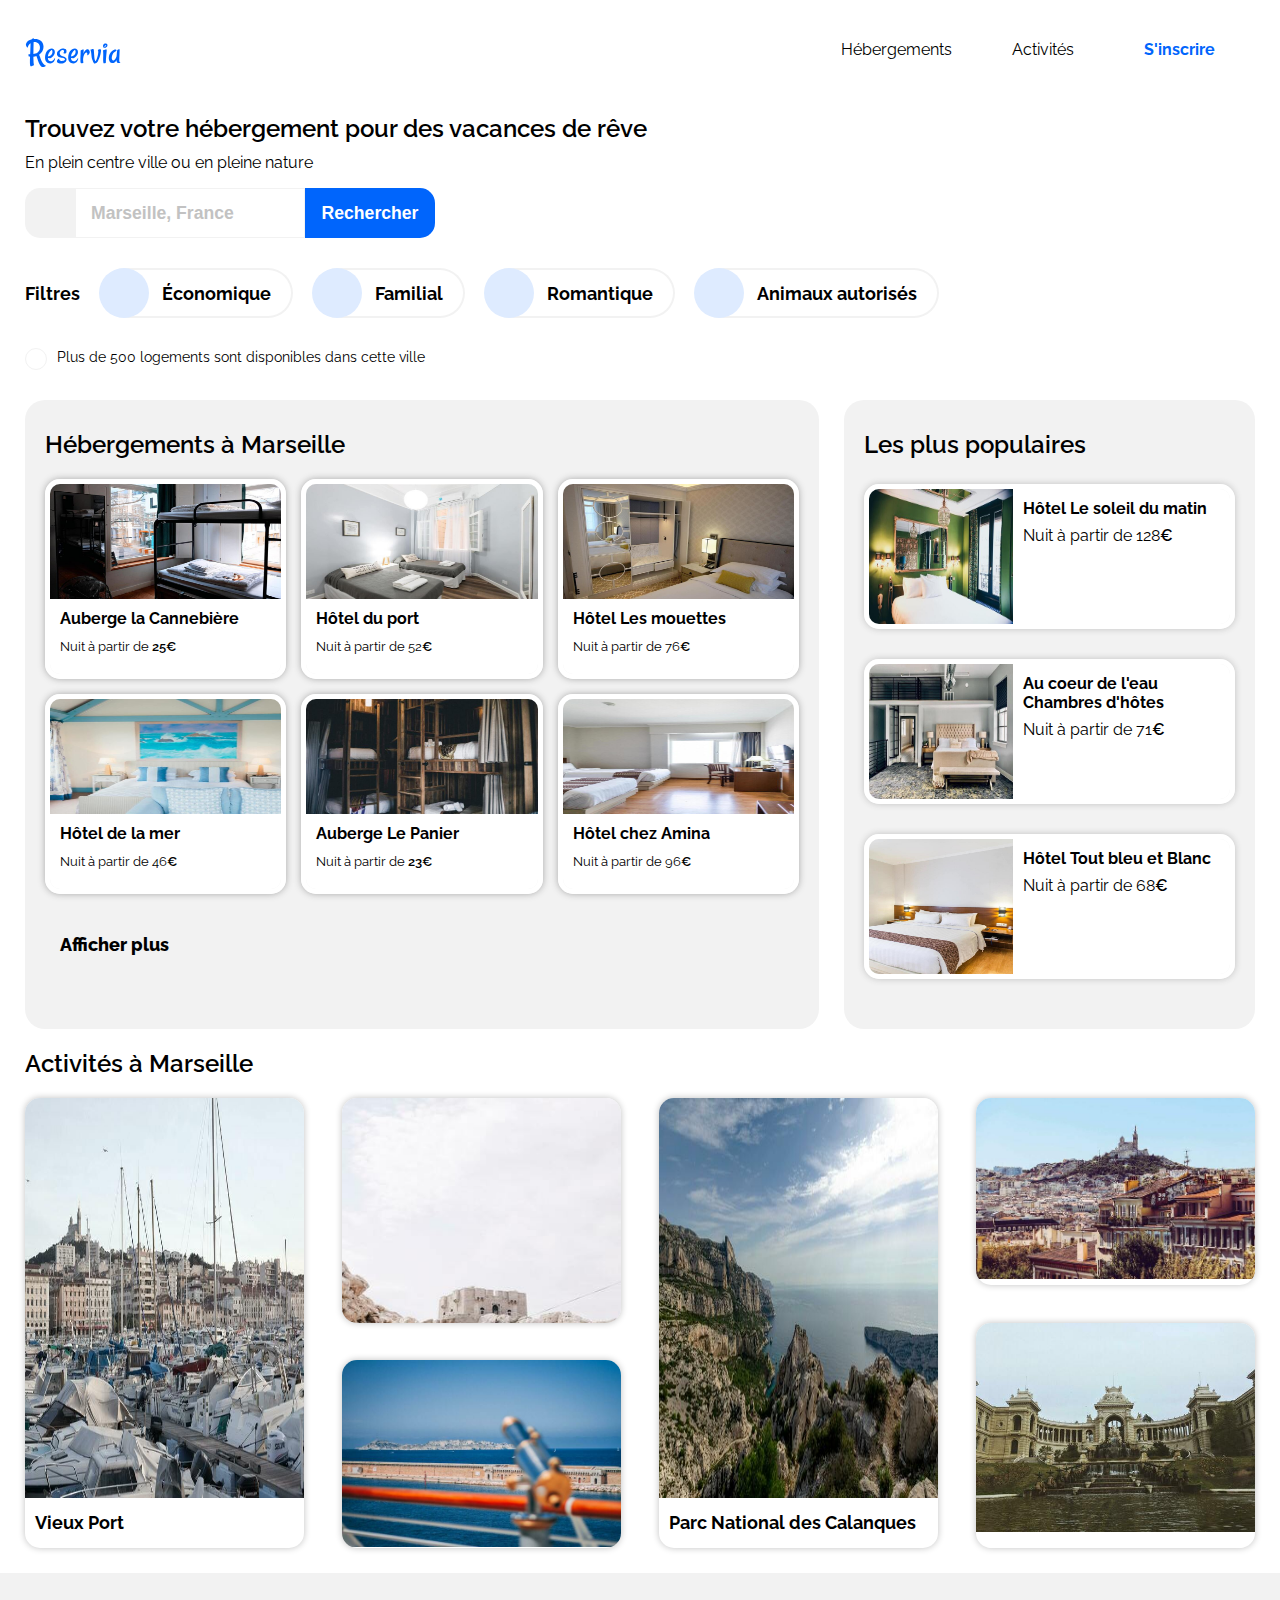
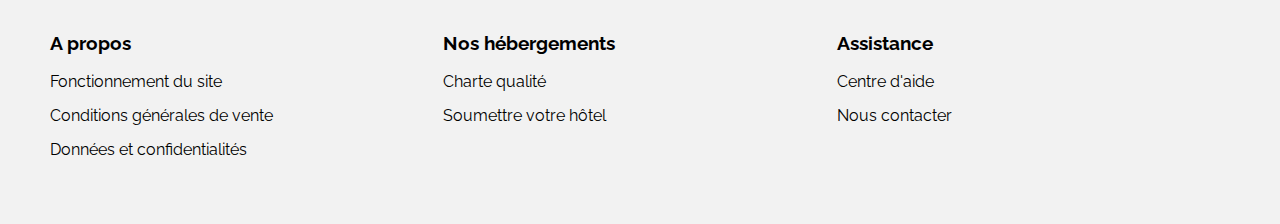
<file: index.html>
<!doctype html>
<html lang="fr">

<head>
  <meta charset="utf-8">
  <meta name="viewport" content="width=device-width, initial-scale=1.0">
  <title>Reservia OCR</title>
  <link rel="stylesheet" href="assets/style.css">
  <link href="https://kit-free.fontawesome.com/releases/latest/css/free-v4-shims.min.css" media="all" rel="stylesheet">
  <link href="https://kit-free.fontawesome.com/releases/latest/css/free-v4-font-face.min.css" media="all"
    rel="stylesheet">
  <link href="https://kit-free.fontawesome.com/releases/latest/css/free.min.css" media="all" rel="stylesheet">
</head>

<body>
  <div id="main">

    <!-- Header, nav-->

    <header class="top flex">
      <div class="logo">
        <img src="assets/images/logo/Reservia.svg" alt="logo Reservia">
      </div>

      <nav class="top flex">
        <ul class="top flex">
          <li><a href="#hotelsAnchor">Hébergements</a></li>
          <li><a href="#activitiesAnchor">Activités</a></li>
        </ul>
      </nav>
      <a href="" class="signUp">S'inscrire</a>
    </header>

    <!-- Search-->

    <div class="search">
      <h2>Trouvez votre hébergement pour des vacances de rêve</h2>
      <p>En plein centre ville ou en pleine nature</p>
      <form class="searchBar flex" action="#" method="GET">
        <div class="containerMarker flex">
          <i class="fas fa-map-marker-alt"></i>
        </div>
        <input type="search" class="searchInput" placeholder="Marseille, France">
        <button class="searchButton">
          <span>Rechercher</span>
          <i class="fas fa-search"></i>
        </button>
      </form>

      <!-- Filters -->

      <div class="filters flex">
        <div class="textFilter">Filtres</div>
        <div class="filterList flex">

          <div class="filter flex">
            <div class="iconFilter flex">
              <i class="fas fa-money-bill-wave"></i>
            </div>
            <span>Économique</span>
          </div>

          <div class="filter flex">
            <div class="iconFilter flex">
              <i class="fas fa-child"></i>
            </div>
            <span>Familial</span>
          </div>

          <div class="filter flex">
            <div class="iconFilter flex">
              <i class="fas fa-heart"></i>
            </div>
            <span>Romantique</span>
          </div>

          <div class="filter flex">
            <div class="iconFilter flex">
              <i class="fas fa-dog"></i>
            </div>
            <span>Animaux autorisés</span>
          </div>

        </div>
      </div>
      <div class="containerInfo flex">
        <div class="iconInfo flex">
          <i class="fas fa-info"></i>
        </div>
        Plus de 500 logements sont disponibles dans cette ville
      </div>
    </div>
    <div class="containerHotels flex">
   
      <!-- Hotels -->

      <section class="hotels">
        <h2 id="hotelsAnchor">Hébergements à Marseille</h2>
        <div class="hotelsTab">

          <a href="#">
            <article class="hotelFrame">
              <img src="assets/images/hebergements/4_small/marcus-loke-WQJvWU_HZFo-unsplash.jpg"
                alt="Photo d'une chambre avec un lit superposé et vue sur la ville">
              <div class="hotelDescription flex">
                <h3 class="hotelName">Auberge la Cannebière</h3>
                <p>Nuit à partir de <span class="euros">25€</span></p>
                <div class="hotelRate">
                  <i class="fas fa-star blueStar"></i>
                  <i class="fas fa-star blueStar"></i>
                  <i class="fas fa-star blueStar"></i>
                  <i class="fas fa-star blueStar"></i>
                  <i class="fas fa-star greyStar"></i>
                </div>
              </div>
            </article>
          </a>

          <a href="#">
            <article class="hotelFrame">
              <img src="assets/images/hebergements/4_small/fred-kleber-gTbaxaVLvsg-unsplash.jpg"
                alt="Photo d'une chambre avec deux lits simples">
              <div class="hotelDescription flex">
                <h3 class="hotelName">Hôtel du port</h3>
                <p>Nuit à partir de 52<span class="euros">€</span></p>
                <div class="hotelRate">
                  <i class="fas fa-star blueStar"></i>
                  <i class="fas fa-star blueStar"></i>
                  <i class="fas fa-star blueStar"></i>
                  <i class="fas fa-star blueStar"></i>
                  <i class="fas fa-star blueStar"></i>
                </div>
              </div>
            </article>
          </a>

          <a href="#">
            <article class="hotelFrame">
              <img src="assets/images/hebergements/4_small/reisetopia-B8WIgxA_PFU-unsplash.jpg"
                alt="Photo d'une chambre avec un lit simple">
              <div class="hotelDescription flex">
                <h3 class="hotelName">Hôtel Les mouettes</h3>
                <p>Nuit à partir de 76<span class="euros">€</span></p>
                <div class="hotelRate">
                  <i class="fas fa-star blueStar"></i>
                  <i class="fas fa-star blueStar"></i>
                  <i class="fas fa-star blueStar"></i>
                  <i class="fas fa-star blueStar"></i>
                  <i class="fas fa-star greyStar"></i>
                </div>
              </div>
            </article>
          </a>

          <a href="#">
            <article class="hotelFrame">
              <img src="assets/images/hebergements/4_small/annie-spratt-Eg1qcIitAuA-unsplash.jpg"
                alt="Photo d'une chambre avec un lit double sur le thème de la mer">
              <div class="hotelDescription flex">
                <h3 class="hotelName">Hôtel de la mer</h3>
                <p>Nuit à partir de 46<span class="euros">€</span></p>
                <div class="hotelRate">
                  <i class="fas fa-star blueStar"></i>
                  <i class="fas fa-star blueStar"></i>
                  <i class="fas fa-star blueStar"></i>
                  <i class="fas fa-star greyStar"></i>
                  <i class="fas fa-star greyStar"></i>
                </div>
              </div>
            </article>
          </a>

          <a href="#">
            <article class="hotelFrame">
              <img src="assets/images/hebergements/4_small/nicate-lee-kT-ZyaiwBe0-unsplash.jpg"
                alt="Photo d'une chambre d'auberge avec deux lits superposés">
              <div class="hotelDescription flex">
                <h3 class="hotelName">Auberge Le Panier</h3>
                <p>Nuit à partir de <span class="euros">23€</span></p>
                <div class="hotelRate">
                  <i class="fas fa-star blueStar"></i>
                  <i class="fas fa-star blueStar"></i>
                  <i class="fas fa-star blueStar"></i>
                  <i class="fas fa-star blueStar"></i>
                  <i class="fas fa-star greyStar"></i>
                </div>
              </div>
            </article>
          </a>

          <a href="#">
            <article class="hotelFrame">
              <img src="assets/images/hebergements/4_small/febrian-zakaria-M6S1WvfW68A-unsplash.jpg"
                alt="Photo d'une chambre avec deux lits simples">
              <div class="hotelDescription flex">
                <h3 class="hotelName">Hôtel chez Amina</h3>
                <p>Nuit à partir de 96<span class="euros">€</span></p>
                <div class="hotelRate">
                  <i class="fas fa-star blueStar"></i>
                  <i class="fas fa-star blueStar"></i>
                  <i class="fas fa-star blueStar"></i>
                  <i class="fas fa-star blueStar"></i>
                  <i class="fas fa-star blueStar"></i>
                </div>
              </div>
            </article>
          </a>
        </div>
        <a class="showMore" href="">Afficher plus</a>
      </section>

      <!-- Popular -->

      <aside class="popular">
        <div class="popularIcon flex">
          <h2>Les plus populaires</h2>
          <i class="fas fa-chart-line"></i>
        </div>
        <div class="popularTab">

          <a href="#">
            <article class="popularFrame flex">
              <img src="assets/images/hebergements/4_small/emile-guillemot-Bj_rcSC5XfE-unsplash.jpg"
                alt="Photo d'une chambre haut standing avec un grand lit double">
              <div class="popularDescription flex">
                <div>
                  <h3 class="hotelName">Hôtel Le soleil du matin</h3>
                  <p>Nuit à partir de 128<span class="euros">€</span></p>
                </div>
                <div class="hotelRate">
                  <i class="fas fa-star blueStar"></i>
                  <i class="fas fa-star blueStar"></i>
                  <i class="fas fa-star blueStar"></i>
                  <i class="fas fa-star blueStar"></i>
                  <i class="fas fa-star blueStar"></i>
                </div>
              </div>
            </article>
          </a>

          <a href="#">
            <article class="popularFrame flex">
              <img src="assets/images/hebergements/4_small/aw-creative-VGs8z60yT2c-unsplash.jpg"
                alt="Photo d'une chambre moderne avec un grand lit double">
              <div class="popularDescription flex">
                <div>
                  <h3 class="hotelName">Au coeur de l'eau Chambres d'hôtes</h3>
                  <p>Nuit à partir de 71<span class="euros">€</span></p>
                </div>
                <div class="hotelRate">
                  <i class="fas fa-star blueStar"></i>
                  <i class="fas fa-star blueStar"></i>
                  <i class="fas fa-star blueStar"></i>
                  <i class="fas fa-star blueStar"></i>
                  <i class="fas fa-star greyStar"></i>
                </div>
              </div>
            </article>
          </a>

          <a href="#">
            <article class="popularFrame flex">
              <img src="assets/images/hebergements/4_small/febrian-zakaria-sjvU0THccQA-unsplash.jpg"
                alt="Photo d'une chambre avec un lit double">
              <div class="popularDescription flex">
                <div>
                  <h3 class="hotelName">Hôtel Tout bleu et Blanc</h3>
                  <p>Nuit à partir de 68<span class="euros">€</span></p>
                </div>
                <div class="hotelRate">
                  <i class="fas fa-star blueStar"></i>
                  <i class="fas fa-star blueStar"></i>
                  <i class="fas fa-star blueStar"></i>
                  <i class="fas fa-star blueStar"></i>
                  <i class="fas fa-star greyStar"></i>
                </div>
              </div>
            </article>
          </a>

        </div>
      </aside>
    </div>

    <!-- Activities -->

    <section class="activities">
      <h2 id="activitiesAnchor">Activités à Marseille</h2>
      <div class="activitiesTab">

        <a href="#" class="row12">
          <div class="activityFrame">
            <img src="assets/images/activites/4_small/reno-laithienne-QUgJhdY5Fyk-unsplash.jpg"
              alt="Photo d'un port de plaisance rempli de bateaux">
            <div class="activityDescription">
              Vieux Port
            </div>
          </div>
        </a>

        <a href="#" class="row6">
          <div class="activityFrame">
            <img src="assets/images/activites/4_small/paul-hermann-QFTrLdQIRhI-unsplash.jpg"
              alt="Photo d'un fort entouré de roches grès">
            <div class="activityDescription">
              Fort de Pomègues
            </div>
          </div>
        </a>

        <a href="#" class="row5">
          <div class="activityFrame">
            <img src="assets/images/activites/4_small/kevin-hikari-rV_Qd1l-VXg-unsplash.jpg"
              alt="Photo d'une longue vue en premier plan, de la mer en second plan et d'une île en arrière plan">
            <div class="activityDescription">
              Îles du Frioul
            </div>
          </div>
        </a>

        <a href="#" class="row12">
          <div class="activityFrame">
            <img src="assets/images/activites/4_small/kilyan-sockalingum-NR8-cBCN3aI-unsplash.jpg"
              alt="Photo des calanques de Marseille">
            <div class="activityDescription">
              Parc National des Calanques
            </div>
          </div>
        </a>

        <a href="#" class="row5">
          <div class="activityFrame">
            <img src="assets/images/activites/4_small/florian-wehde-xW9e8gdotxI-unsplash.jpg"
              alt="Photo de Notre-Dame-de-la-Garde, une basilique mineure situé en haut d'une colline, entourée d'habitations">
            <div class="activityDescription">
              Notre-Dame-de-la-Garde
            </div>
          </div>
        </a>

        <a href="#" class="row6">
          <div class="activityFrame">
            <img src="assets/images/activites/4_small/lena-paulin-wH2-EJoDcV0-unsplash.jpg"
              alt="Photo d'un monumental bâtiment aux pierres blanches et d'une fontaine">
            <div class="activityDescription">
              Parc Longchamp
            </div>
          </div>
        </a>

      </div>
    </section>
  </div>

  <!-- Footer -->

  <footer class="flex">
    <div class="about">
      <h3>A propos</h3>
      <ul>
        <li><a href="#">Fonctionnement du site</a></li>
        <li><a href="#">Conditions générales de vente</a></li>
        <li><a href="#">Données et confidentialités</a></li>
      </ul>
    </div>
    <div class="ourHotels">
      <h3>Nos hébergements</h3>
      <ul>
        <li><a href="#">Charte qualité</a></li>
        <li><a href="#">Soumettre votre hôtel</a></li>
      </ul>
    </div>
    <div class="assistance">
      <h3>Assistance</h3>
      <ul>
        <li><a href="#">Centre d'aide</a></li>
        <li><a href="#">Nous contacter</a></li>
      </ul>
    </div>
  </footer>
</body>

</html>
</file>
<file: assets/style.css>
@import url('https://fonts.googleapis.com/css2?family=Raleway:wght@400;600;700&display=swap');
/* General */

body {
    margin: 0;
    box-sizing: border-box;
    font-family: 'Raleway', sans-serif;
}

#main {
    margin: 0 25px 25px;
}

ul {
    list-style-type: none;
    padding: 0;
    margin: 0;
}

a {
    text-decoration: none;
    color: inherit;
}

h2 {
    font-weight: 600;
}

.flex, .top {
    display: flex;
}

.euros {
    font-weight: 600;
}

/* Header */

header {
    justify-content: space-between;
    margin-bottom: 35px;
}

.logo {
    margin-top: 30px;
    flex: 1;
}

nav li {
    padding-top: 40px;
}

nav a {
    padding: 40px 30px 0;
}

.signUp {
    color: #0065FC;
    font-weight: 700;
    padding: 40px 40px 0;
}

nav li a:hover {
    color: #0065FC;
    border-top: 2px solid #0065FC;
    padding-top: 38px;
}

/* Search bar */

.search {
    margin-bottom: 30px;
}

.search h2 {
    margin-bottom: 10px;
}

.search p {
    margin-top: 10px;
}

.searchBar {
    margin-bottom: 30px;
    height: 50px;
}

.containerMarker {
    background-color: #f2f2f2;
    border-radius: 15px 0 0 15px;
    width: 50px;
    flex-shrink: 0;
}

.containerMarker i {
    margin: auto;
    font-size: 1.2rem;
}

.searchInput {
    border: 1px solid #f2f2f2;
    padding: 0 0 0 15px;
    font-size: 1.1rem;
    font-weight: 600;
    width: 230px;
}

.searchInput::placeholder {
    color: #c2c2c2;
}

.searchButton {
    width: 130px;
    background-color: #0065FC;
    border: none;
    padding: 0;
    border-radius: 0 15px 15px 0;
    color: #fff;
    font-weight: 600;
    font-size: 1.1rem;
    cursor: pointer;
    flex-shrink: 0;
}

.searchButton i {
    display: none;
}

/* Filters */

.textFilter {
    align-self: center;
}

.filters {
    flex-wrap: wrap;
    font-weight: 700;
    font-size: 1.1rem;
    margin-bottom: 30px;
}

.filter {
    align-items: center;
    height: 46px;
    border: 2px solid #f2f2f2;
    border-left: none;
    margin-left: 20px;
    padding-right: 20px;
    border-radius: 25px;
}

.filter span {
    padding-left: 12px;
}

.filter:hover {
    cursor: pointer;
    border-color: #032a64;
    color: #0065FC;
}

.filterList {
    flex-wrap: wrap;
}

.iconFilter {
    position: relative;
    right: 1px;
    width: 50px;
    height: 50px;
    border-radius: 50%;
    background-color: #DEEBFF;
}

.iconFilter i {
    margin: auto;
    color: #0065FC;
}

.iconInfo {
    height: 20px;
    width: 20px;
    border: 1px solid #f2f2f2;
    border-radius: 1rem;
    margin-right: 10px;
}

.iconInfo i {
    margin: auto;
    font-size: .9rem;
    color: #0065FC;
}

.containerInfo{
    font-size: 0.9rem;
}
/* Hotels */

.hotels, .popular {
    background-color: #f2f2f2;
    border-radius: 20px;
    padding: 20px;
}

.hotels {
    width: 67%;
}

.hotels>h2 {
    margin-bottom: 20px;
    margin-top: 10px;
}

.hotelsTab {
    display: grid;
    grid-template: repeat(2, 1fr) / repeat(3, 1fr);
    gap: 15px;
    padding-bottom: 40px;
}

.hotelFrame {
    display: grid;
    height: 200px;
    grid-template-rows: 1fr 40%;
    box-sizing: border-box;
    border: 5px solid #fff;
    border-radius: 15px;
    overflow: hidden;
    box-shadow: 0 0 7px #a8a8a8;
}

.hotelFrame img {
    width: 100%;
    height: 115px;
    object-fit: fill;
}

.hotelDescription {
    flex-direction: column;
    justify-content: space-around;
    background-color: #fff;
    padding: 5px 10px;
}

.hotelDescription p {
    margin: 0;
    font-size: 0.8rem;
}

.hotelRate {
    word-spacing: -1ch;
}

.fa-star {
    font-size: .6rem;
    letter-spacing: 2px;
    font-weight: 900;
}


.blueStar {
    color: #0065FC;
}

.greyStar {
    color: #f2f2f2;
}

.showMore {
    font-weight: 800;
    font-size: 1.1rem;
    margin-bottom: 10px;
    margin-left: 15px;
}

/* Popular */

.popular {
    width: 33%;
    margin-left: 2%;
}

.popularIcon {
    justify-content: space-between;
    align-items: baseline;
}

.popularIcon h2 {
    margin-top: 10px;
    margin-bottom: 25px;
}

.popularIcon i {
    font-size: 1.5rem;
}

.popularFrame {
    height: 145px;
    border: 5px solid #fff;
    border-radius: 15px;
    margin-bottom: 30px;
    box-shadow: 0 0 7px #c1c1c1;
    box-sizing: border-box;
    overflow: hidden;
}

.popularFrame img {
    width: 40%;
    height: 100%;
    object-fit: fill;
}

.popularDescription {
    flex: 1;
    background-color: #fff;
    flex-direction: column;
    justify-content: space-between;
    padding: 10px;
}

.hotelName {
    margin: 0;
    font-weight: 700;
    font-size: 1rem;
}

.popularDescription .hotelName+p {
    margin-top: 8px;
    margin-bottom: 0;
}

/* Activities */

.activitiesTab {
    display: grid;
    grid-template: repeat(12, 1fr) / repeat(4, 1fr);
    gap: 37.5px;
    height: 450px;
    grid-auto-flow: column;
}

.row12 {
    grid-row-end: span 13;
}

.row6 {
    grid-row-end: span 7;
}

.row5 {
    grid-row-end: span 6;
}

.activityFrame {
    display: grid;
    grid-template-rows: 1fr 50px;
    height: 100%;
    box-sizing: border-box;
    border-radius: 15px;
    overflow: hidden;
    box-shadow: 0 0 7px #c1c1c1;
}

.activityFrame img {
    width: 100%;
    object-fit: fill;
    height: 100%;
}

.activityDescription {
    align-self: center;
    background-color: #fff;
    padding-left: 10px;
    font-size: 1.1rem;
    font-weight: 700;
}

/* Footer */

footer {
    padding: 40px 50px 50px;
    background-color: #f2f2f2;
}

footer div {
    flex: 1;
}

footer li {
    margin-bottom: 15px;
}

footer a:hover {
    font-weight: 600;
    color: #032a64;
}


/* Tablet version */

@media only screen and (max-width: 1023px) {
    /* Search - Tablet */
    .filters {
        flex-direction: column;
    }
    .textFilter {
        align-self: auto;
        margin-bottom: 15px;
    }
    .filter {
        margin: 0 1rem 1rem 0;
    }
    /* Popular - Tablet */
    .popular {
        margin: 0 0 20px;
        width:auto;
    }
    .popularFrame {
        height: 180px;
    }
    .popularDescription .hotelName {
        font-size: 1.2rem;
    }
    .popularDescription p {
        font-size: 1.1rem;
    }
    .popularDescription .fa-star {
        font-size: 1rem;
    }
    /* Hotels - Tablet */
    
    .hotels {
        order: 2;
        width: auto;
    }
    .containerHotels {
        flex-direction: column;
    }
    /* Activities - Tablet */
    .activitiesTab {
        height: auto;
    }
    .activityFrame {
        height: 190px;
    }
    .row12, .row5, .row6 {
        grid-row-end: span 4;
        grid-column-end: span 2;
    }
    .activityDescription {
        font-size: 1.1rem;
    }
    /* Footer - Tablet */
    footer div {
        padding: 10px;
    }
}

/* Mobile version */

@media only screen and (max-width: 765px) {
    /* General */
    #main {
        margin: 0;
    }
    h2 {
        font-size: 1.4rem;
    }
    /* Header - Mobile */
    header {
        margin: 0;
        flex-direction: column;
    }
    .logo {
        margin-left: 20px;
    }
    .signUp {
        align-self: flex-end;
        padding: 0;
        margin-right: 20px;
        position: relative;
        bottom: 30px;
    }
    nav {
        order: 3;
    }
    nav ul {
        width: 100%;
    }
    nav li {
        width: 50%;
        text-align: center;
        padding: 20px 0;
        border-bottom: 3px solid #f2f2f2;
    }
    nav li a {
        padding: inherit;
    }
    nav li a:hover {
        border-top: none;
    }
    nav li:hover {
        border-bottom-color: #0065FC;
    }
    /* Search - Mobile */
    .search {
        margin: 30px 20px;
    }
    .searchInput {
        flex: 1;
    }
    .searchBar {
        margin: 35px 0 30px;
    }
    .searchButton {
        position: relative;
        width: 50px;
        border-radius: 15px;
        left: -20px;
    }
    .searchButton span {
        display: none;
    }
    .searchButton i {
        display: inline-block;
    }
    .filters {
        margin-bottom: 12px;
    }
    /* Popular - Mobile */
    .popular {
        border-radius: 0;
        padding: 40px 20px 30px;
        margin-bottom: 40px;
    }
    .popularFrame {
        height: 145px;
        margin-bottom: 10px;
    }
    .popularIcon i {
        font-size: 1.4rem;
    }
    .hotelName {
        font-size: 1rem !important;
    }
    .popularDescription p {
        font-size: .9rem;
    }
    .popularDescription {
        padding: 15px 10px 10px 20px;
    }
    .fa-star {
        font-size: .8rem !important;
        letter-spacing: 1px;
    }
    /* Hotels - Mobile */
    .hotelFrame {
        height: 200px;
    }
    .hotels {
        padding: 0 20px;
        background-color: initial;
    }
    .hotelsTab {
        grid-template: repeat(6, 1fr) / 1fr;
        gap: 15px;
    }
    .hotelFrame img {
        height: 116px;
        object-fit: fill;
    }
    .hotelDescription p {
        font-size: .9rem;
    }
    /* Activities - Mobile */
    .activities {
        margin: 55px 20px 45px;
    }
    .activitiesTab {
        grid-template: repeat(6, 1fr) / 1fr;
        grid-auto-flow: initial;
        gap: 24px;
    }
    .row12, .row5, .row6 {
        grid-row-end: span 1;
        grid-column-end: span 1;
    }
    /* Footer - Mobile */
    footer {
        flex-direction: column;
        padding: 45px 30px;
    }
    footer div {
        padding: 0;
    }
}
</file>
